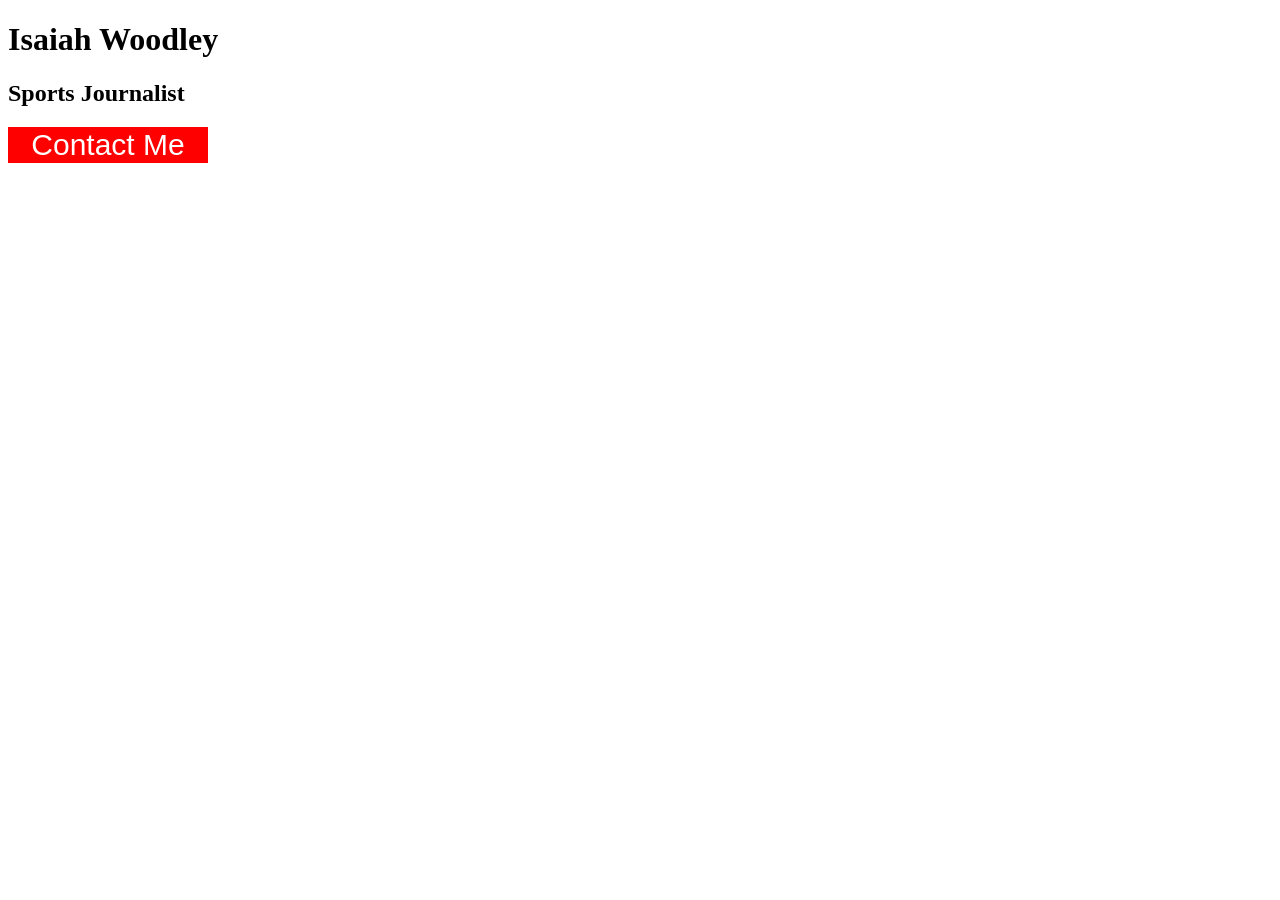
<file: button-assignment/index.html>
<!DOCTYPE html>
<html lang="en">
<head>
    <link href="style.css" rel="stylesheet">
    <title>Isaiah Woodley's Button</title>
</head>
    
<body>
    <h1>Isaiah Woodley</h1>
    <h2>Sports Journalist</h2>
    <button class="red-button">Contact Me</button>
</body>
    
</html>
</file>
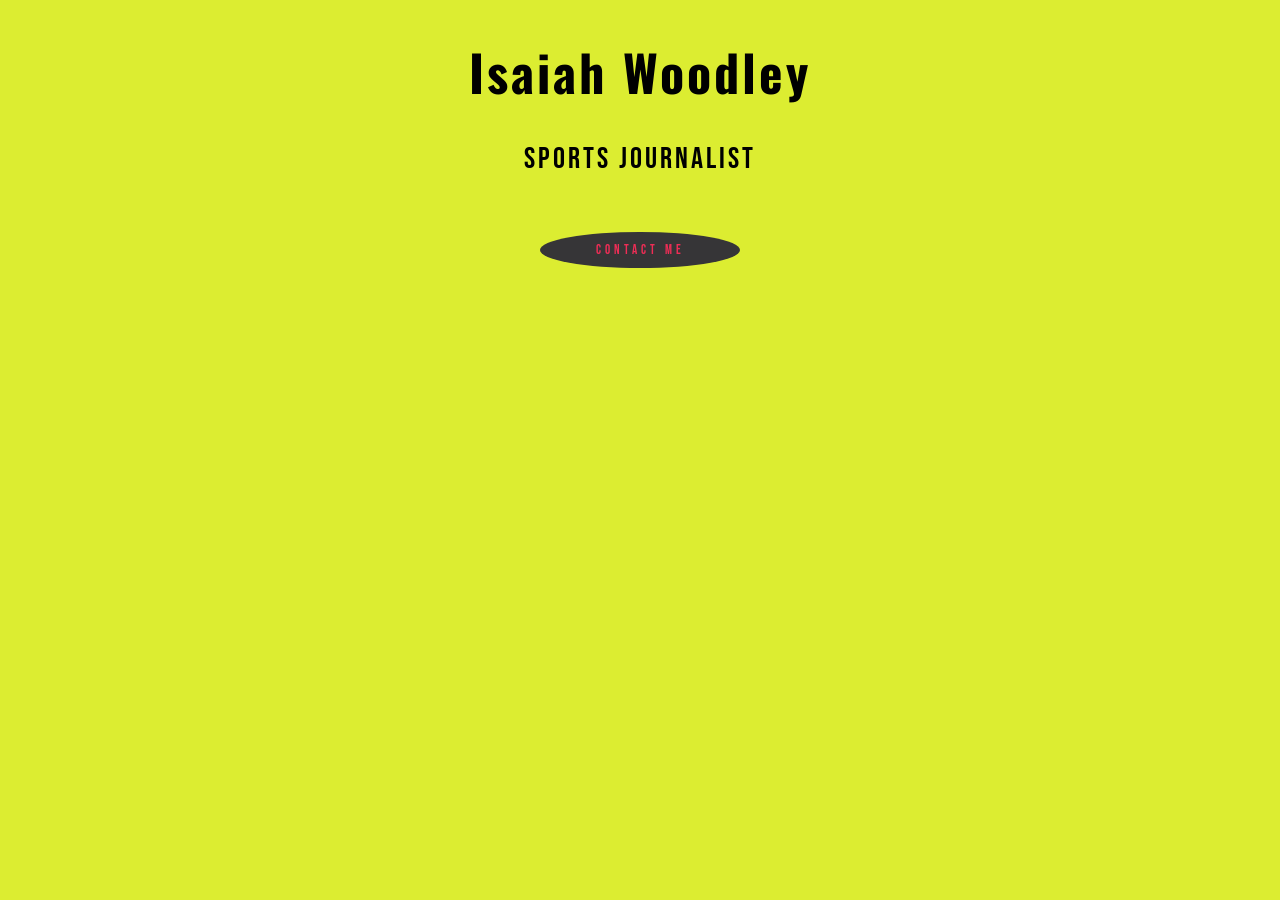
<file: contact-button-assignment/index.html>
<!doctype html>
<html lang="en">
    <head>
        <link rel="preconnect" href="https://fonts.googleapis.com" />
        <link rel="preconnect" href="https://fonts.gstatic.com" crossorigin />
        <link href="https://fonts.googleapis.com/css2?family=Oswald:wght@200..700&display=swap" rel="stylesheet" />
        <link rel="preconnect" href="https://fonts.googleapis.com" />
        <link rel="preconnect" href="https://fonts.gstatic.com" crossorigin />
        <link
            href="https://fonts.googleapis.com/css2?family=Bebas+Neue&family=Oswald:wght@200..700&display=swap"
            rel="stylesheet" />
        <link href="style.css" rel="stylesheet" />
        <title>Isaiah Woodley's Button</title>
    </head>

    <body>
        <h1>Isaiah Woodley</h1>
        <h2>Sports Journalist</h2>
        <button class="button button5">Contact Me</button>
    </body>
</html>
</file>
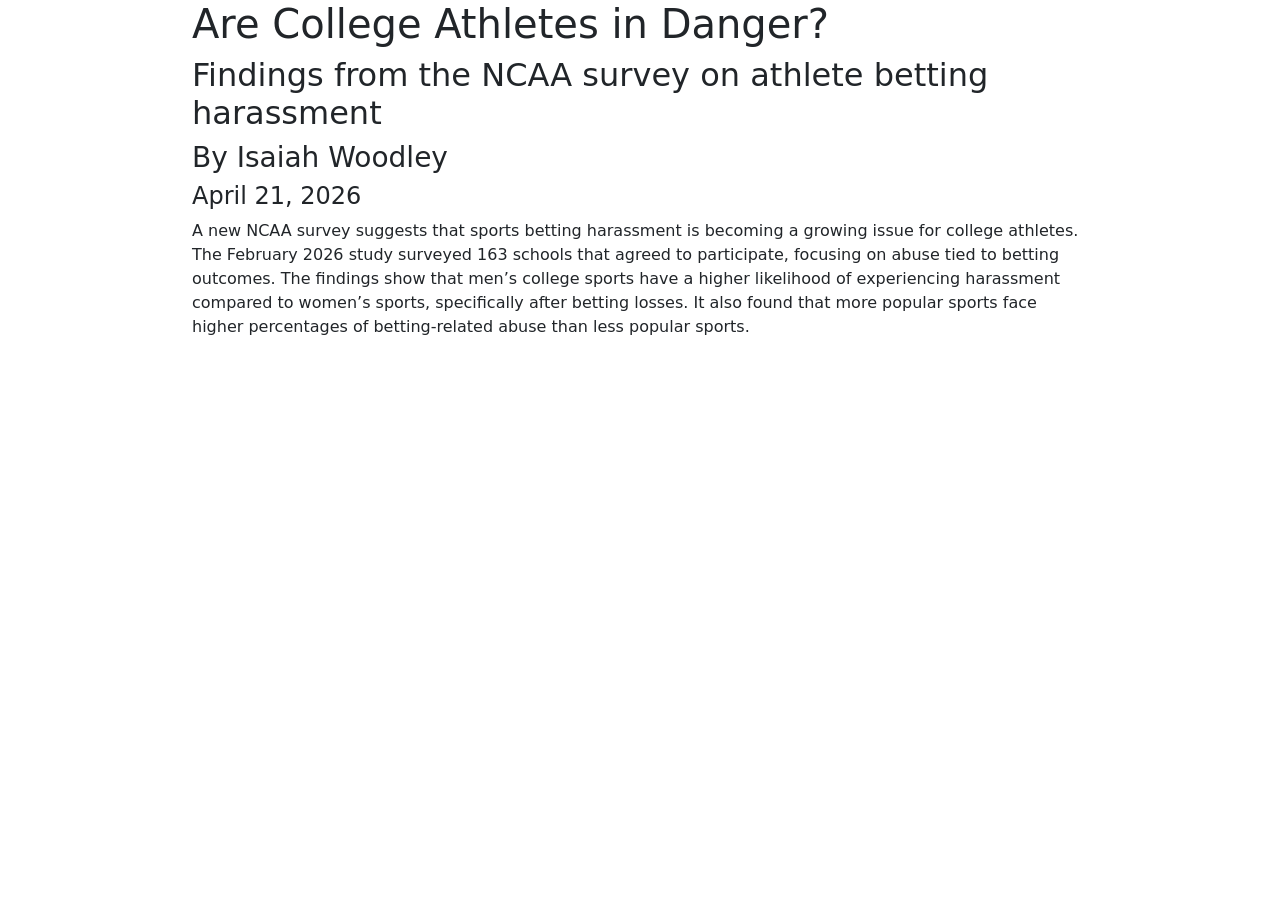
<file: data-viz-project/index.html>
<!doctype html>
<html lang="en">
          <head>
                    <title>Isaiah Woodley's Data Story</title>

                    <meta charset="utf-8" />

                    <meta name="viewport" content="width=device-width, initial-scale=1, shrink-to-fit=no" />

                    <!-- Bootstrap CSS -->

                    <link
                              href="https://cdn.jsdelivr.net/npm/bootstrap@5.3.8/dist/css/bootstrap.min.css"
                              rel="stylesheet"
                              integrity="sha384-sRIl4kxILFvY47J16cr9ZwB07vP4J8+LH7qKQnuqkuIAvNWLzeN8tE5YBujZqJLB"
                              crossorigin="anonymous" />

                    <link href="style.css" rel="stylesheet" />
          </head>

          <body>
                    <div id="article">
                              <h1>Are College Athletes in Danger?</h1>

                              <h2>Findings from the NCAA survey on athlete betting harassment</h2>

                              <h3 id="byline">By Isaiah Woodley</h3>

                              <h4 id="date">April 21, 2026</h4>

                              <p>
                                        A new NCAA survey suggests that sports betting harassment is becoming a growing
                                        issue for college athletes. The February 2026 study surveyed 163 schools that
                                        agreed to participate, focusing on abuse tied to betting outcomes. The findings
                                        show that men’s college sports have a higher likelihood of experiencing
                                        harassment compared to women’s sports, specifically after betting losses. It
                                        also found that more popular sports face higher percentages of betting-related
                                        abuse than less popular sports.
                              </p>

                              <div class="flourish-embed flourish-chart" data-src="visualisation/28603896">
                                        <script src="https://public.flourish.studio/resources/embed.js"></script>
                                        <noscript
                                                  ><img
                                                            src="https://public.flourish.studio/visualisation/28603896/thumbnail"
                                                            width="100%"
                                                            alt="visualization"
                                        /></noscript>
                              </div>

                              <div class="flourish-embed flourish-chart" data-src="visualisation/28604241">
                                        <script src="https://public.flourish.studio/resources/embed.js"></script>
                                        <noscript
                                                  ><img
                                                            src="https://public.flourish.studio/visualisation/28604241/thumbnail"
                                                            width="100%"
                                                            alt="visualization"
                                        /></noscript>
                              </div>
                    </div>
          </body>
</html>
</file>
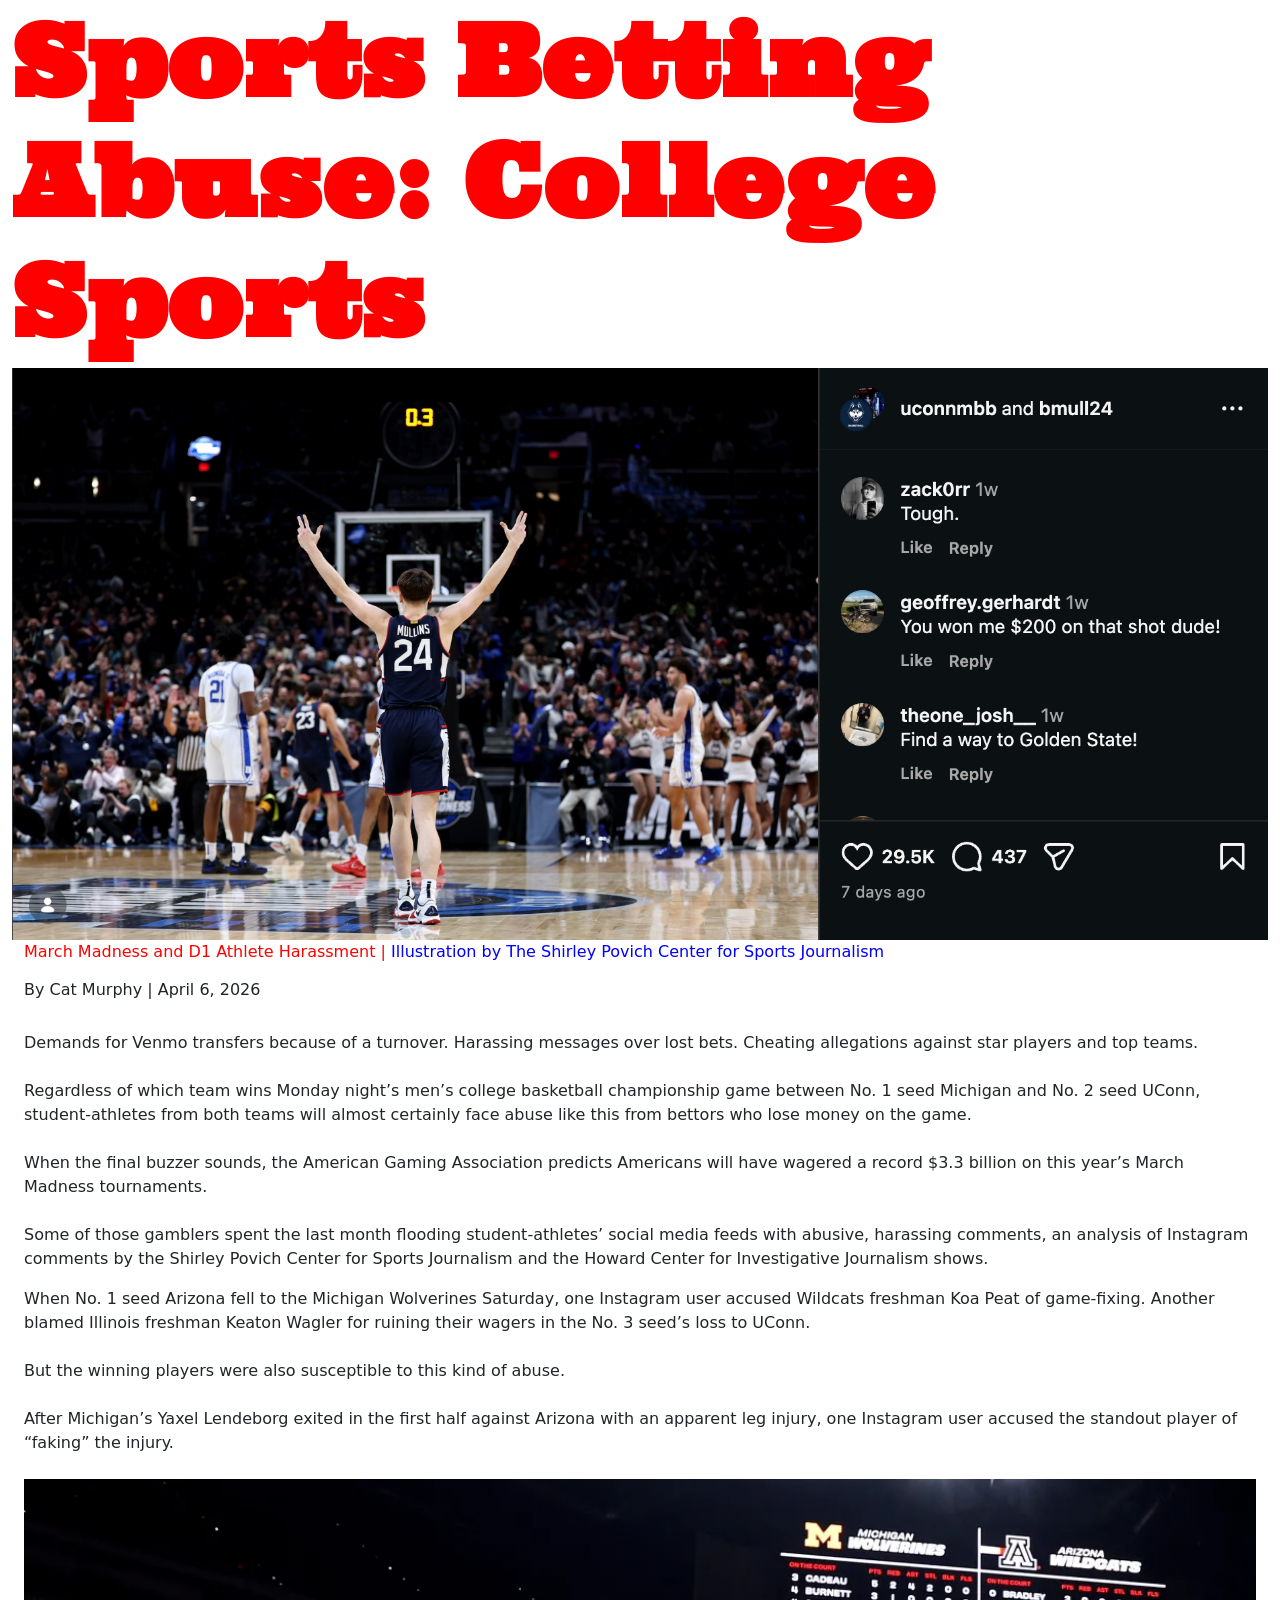
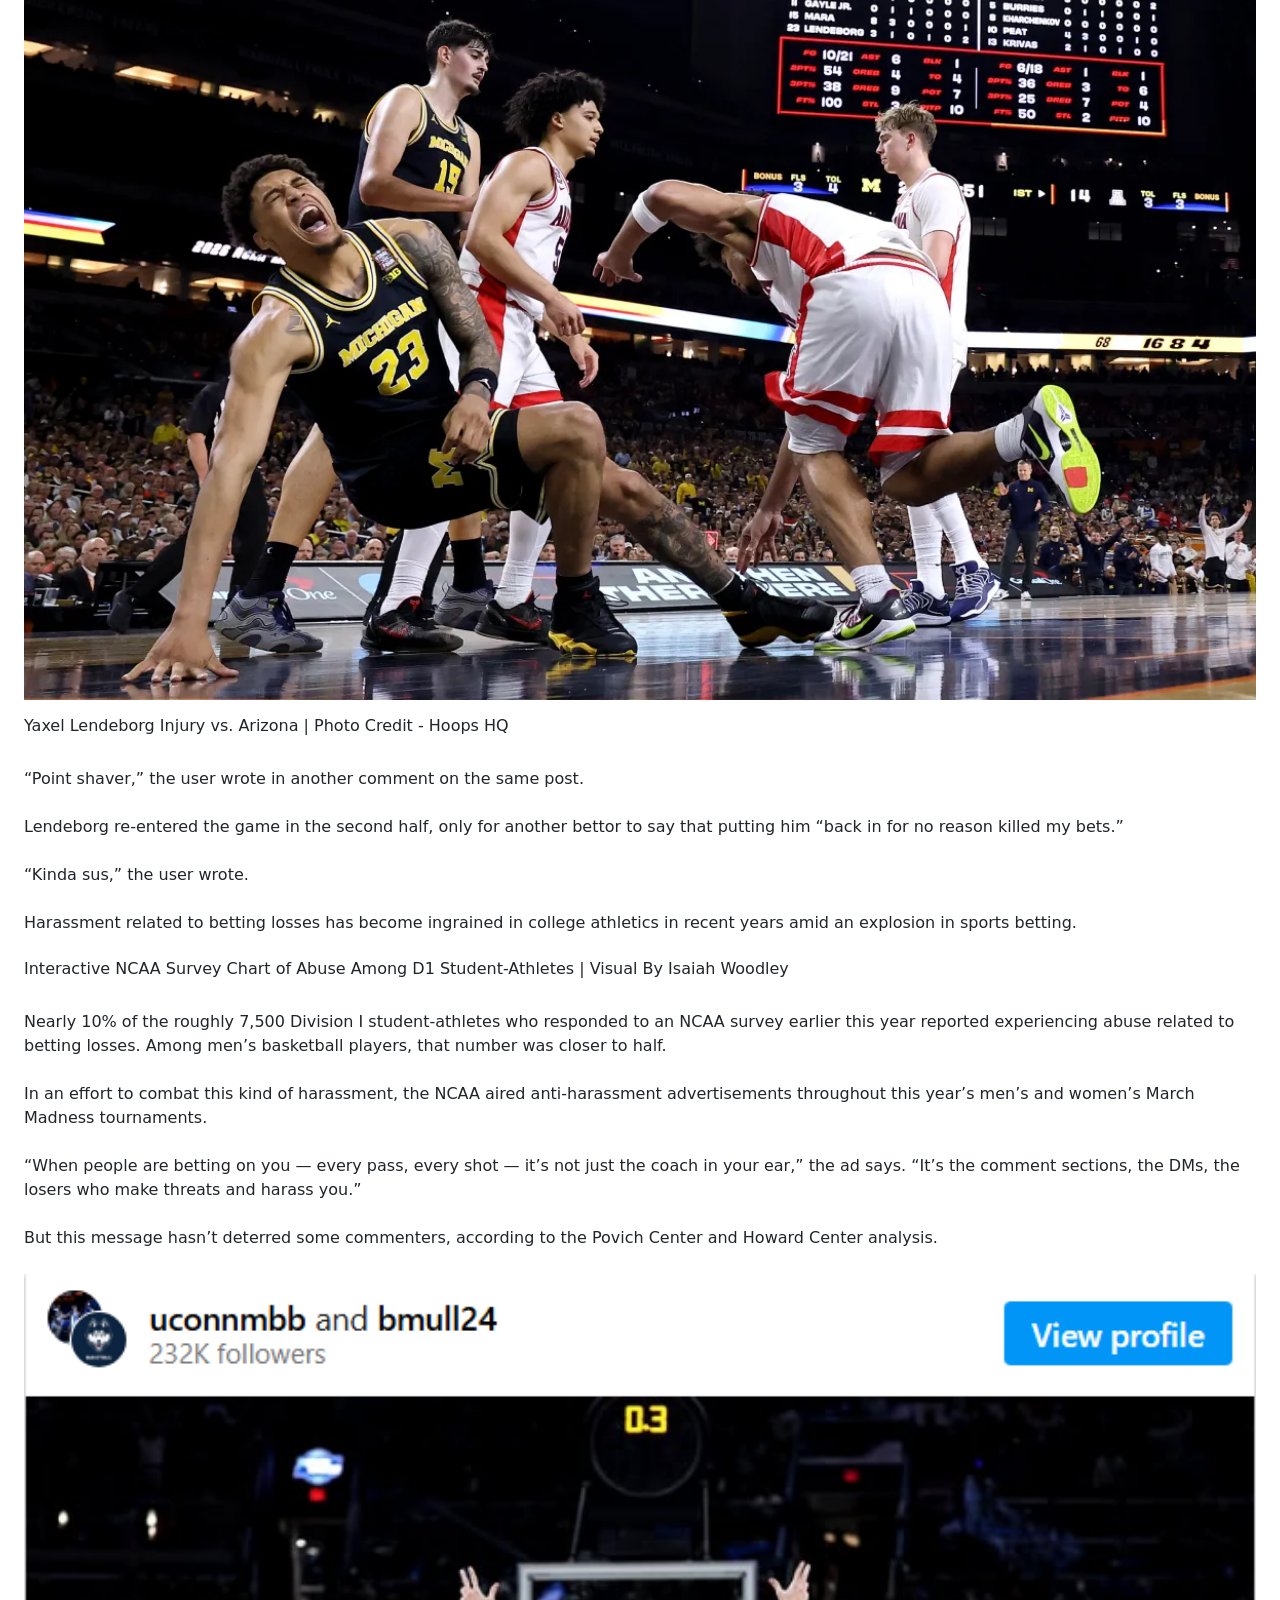
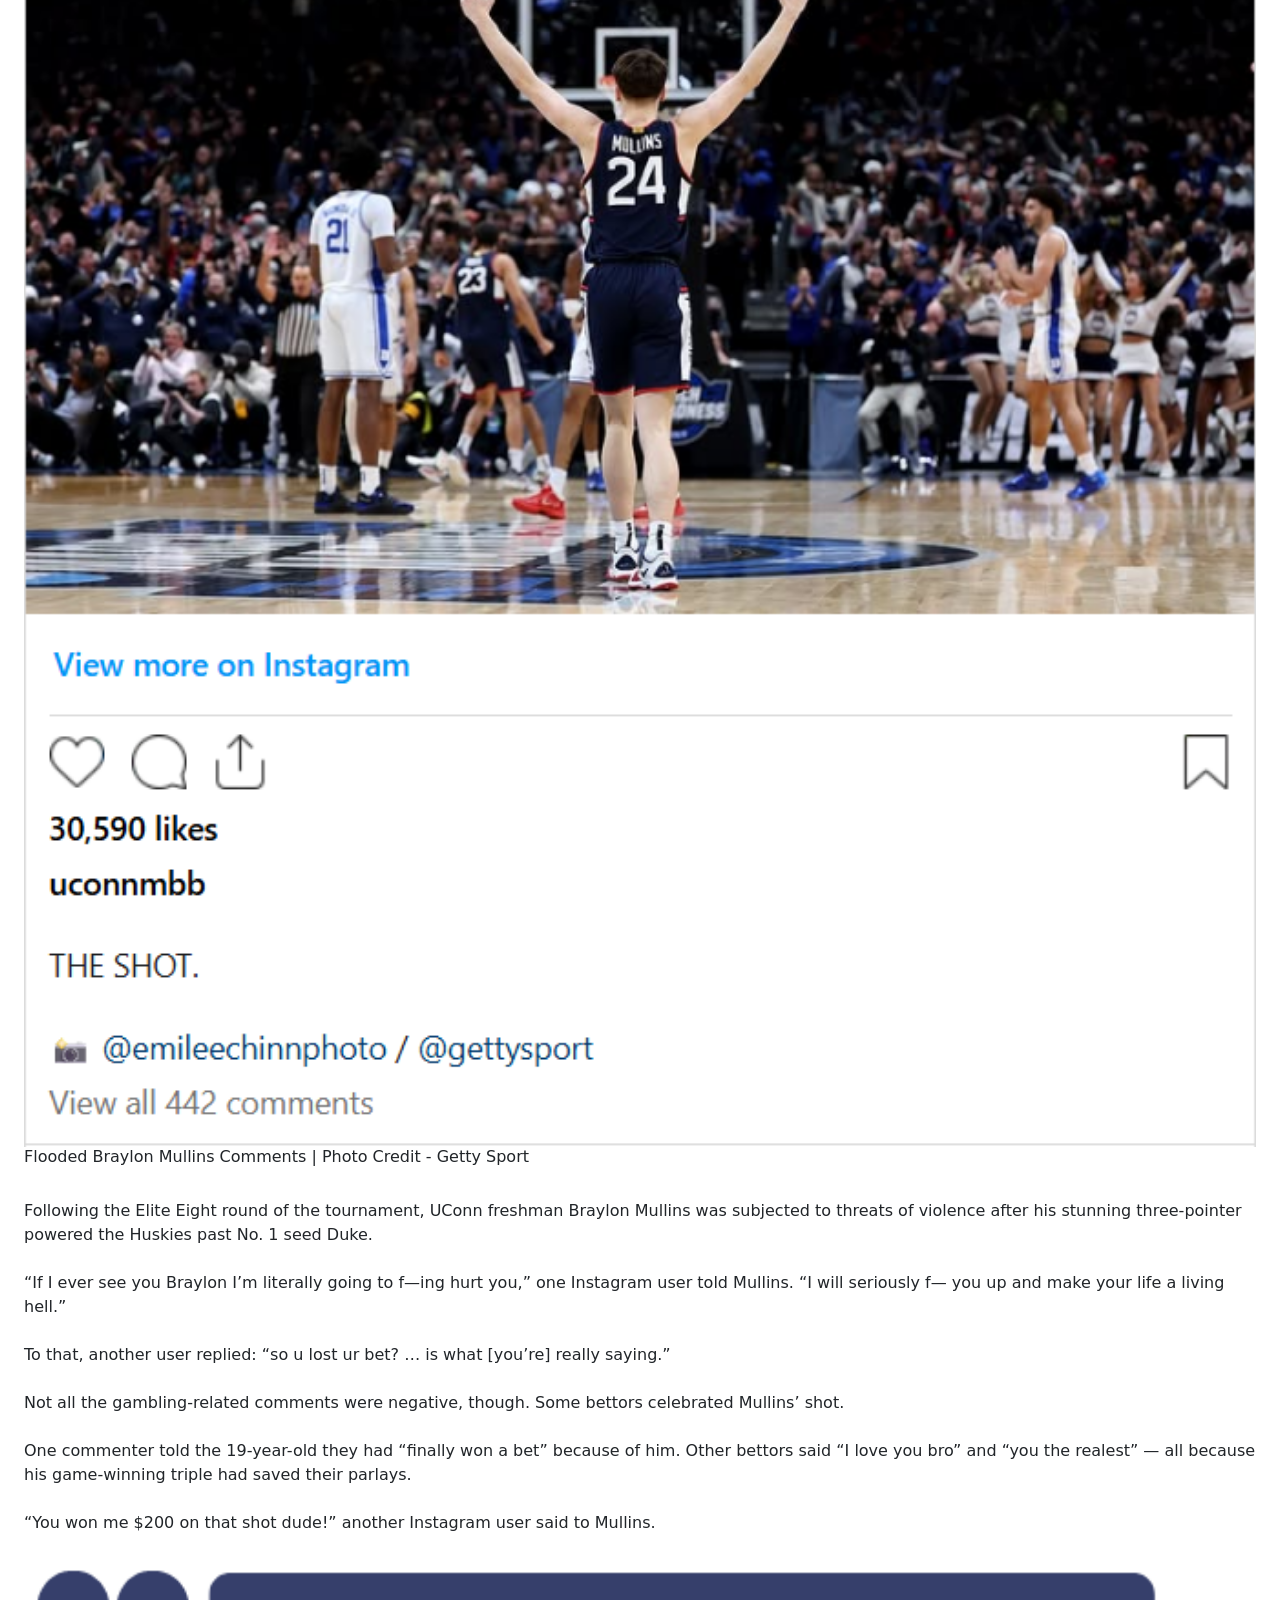
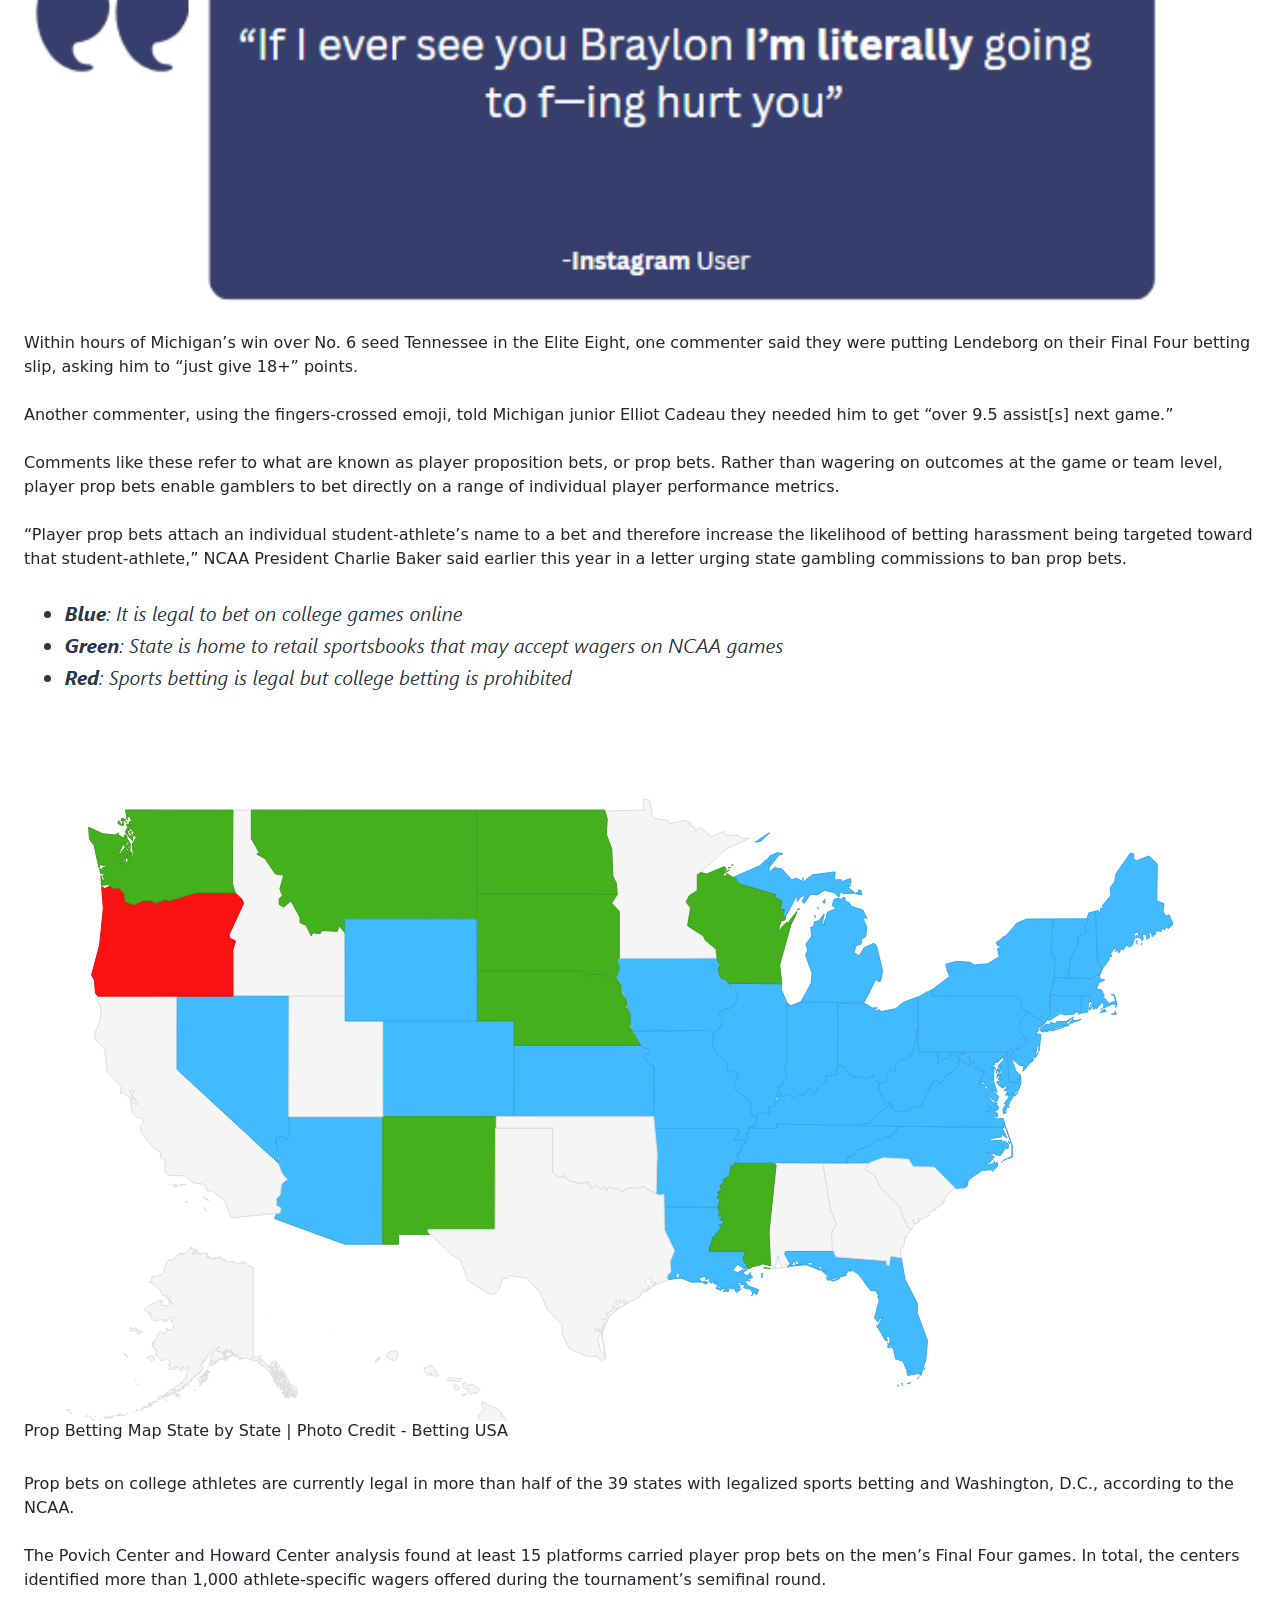
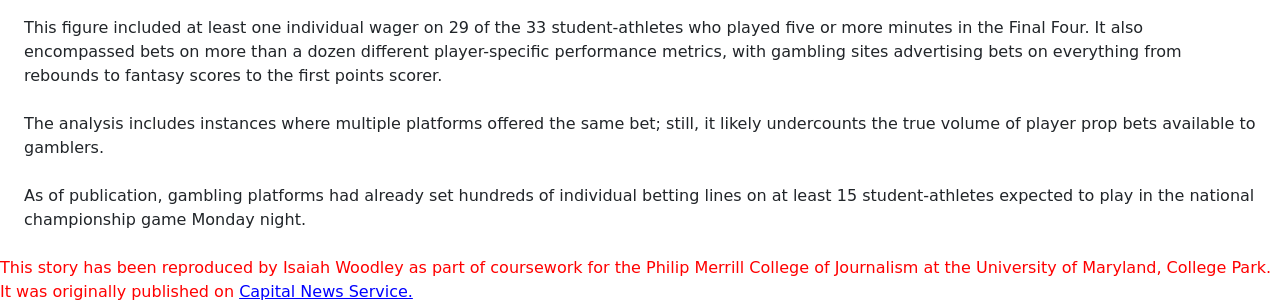
<file: final-project/index.html>
<!doctype html>
<html lang="en">
    <head>
        <title>Isaiah Woodley Final Project</title>

        <meta charset="utf-8" />
        <meta name="viewport" content="width=device-width, initial-scale=1, shrink-to-fit=no" />

        <link
            href="https://cdn.jsdelivr.net/npm/bootstrap@5.3.8/dist/css/bootstrap.min.css"
            rel="stylesheet"
            integrity="sha384-sRIl4kxILFvY47J16cr9ZwB07vP4J8+LH7qKQnuqkuIAvNWLzeN8tE5YBujZqJLB"
            crossorigin="anonymous" />

        <link rel="preconnect" href="https://fonts.googleapis.com" />
        <link rel="preconnect" href="https://fonts.gstatic.com" crossorigin />
        <link href="https://fonts.googleapis.com/css2?family=Ultra&family=Yeseva+One&display=swap" rel="stylesheet" />

        <link href="style.css" rel="stylesheet" />
    </head>

    <body>
        <div class="container-fluid" id="topper">
            <div clas="row">
                <div class="col">
                    <h1>Sports Betting Abuse: College Sports</h1>
                    <div class="col">
                        <img src="Sports-betting%20final%20project%202.png" alt="Sports betting picture" />
                    </div>
                </div>
                <div class="container-fluid" id="content">
                    <div class="row">
                        <div class="col">
                            <p class="caption">
                                March Madness and D1 Athlete Harassment |
                                <span class="credit"
                                    >Illustration by The Shirley Povich Center for Sports Journalism</span>
                            </p>
                            <h6>By Cat Murphy | April 6, 2026</h6>

                            <p>
                                <br />
                                Demands for Venmo transfers because of a turnover. Harassing messages over lost bets.
                                Cheating allegations against star players and top teams.
                                <br />
                                <br />
                                Regardless of which team wins Monday night’s men’s college basketball championship game
                                between No. 1 seed Michigan and No. 2 seed UConn, student-athletes from both teams will
                                almost certainly face abuse like this from bettors who lose money on the game.
                                <br />
                                <br />
                                When the final buzzer sounds, the American Gaming Association predicts Americans will
                                have wagered a record $3.3 billion on this year’s March Madness tournaments.
                                <br />
                                <br />
                                Some of those gamblers spent the last month flooding student-athletes’ social media
                                feeds with abusive, harassing comments, an analysis of Instagram comments by the Shirley
                                Povich Center for Sports Journalism and the Howard Center for Investigative Journalism
                                shows.
                            </p>
                            <p>
                                When No. 1 seed Arizona fell to the Michigan Wolverines Saturday, one Instagram user
                                accused Wildcats freshman Koa Peat of game-fixing. Another blamed Illinois freshman
                                Keaton Wagler for ruining their wagers in the No. 3 seed’s loss to UConn.
                                <br />
                                <br />
                                But the winning players were also susceptible to this kind of abuse.
                                <br />
                                <br />
                                After Michigan’s Yaxel Lendeborg exited in the first half against Arizona with an
                                apparent leg injury, one Instagram user accused the standout player of “faking” the
                                injury.
                                <br />
                                <br />
                                <img src="YAXEL%20INJURY.webp" />
                            </p>

                            <h6>Yaxel Lendeborg Injury vs. Arizona | Photo Credit - Hoops HQ</h6>
                            <br />

                            “Point shaver,” the user wrote in another comment on the same post.
                            <br />
                            <br />
                            Lendeborg re-entered the game in the second half, only for another bettor to say that
                            putting him “back in for no reason killed my bets.”
                            <br />
                            <br />
                            “Kinda sus,” the user wrote.
                            <br />
                            <br />
                            Harassment related to betting losses has become ingrained in college athletics in recent
                            years amid an explosion in sports betting.
                            <br />
                            <br />
                            <div class="flourish-embed flourish-pictogram" data-src="visualisation/28913619">
                                <script src="https://public.flourish.studio/resources/embed.js"></script>
                                <noscript
                                    ><img
                                        src="https://public.flourish.studio/visualisation/28913619/thumbnail"
                                        width="100%"
                                        alt="pictogram visualization"
                                /></noscript>
                            </div>
                            <h6>
                                Interactive NCAA Survey Chart of Abuse Among D1 Student-Athletes | Visual By Isaiah
                                Woodley
                            </h6>
                            <br />
                            Nearly 10% of the roughly 7,500 Division I student-athletes who responded to an NCAA survey
                            earlier this year reported experiencing abuse related to betting losses. Among men’s
                            basketball players, that number was closer to half.
                            <br />
                            <br />
                            In an effort to combat this kind of harassment, the NCAA aired anti-harassment
                            advertisements throughout this year’s men’s and women’s March Madness tournaments.
                            <br />
                            <br />
                            “When people are betting on you — every pass, every shot — it’s not just the coach in your
                            ear,” the ad says. “It’s the comment sections, the DMs, the losers who make threats and
                            harass you.”
                            <br />
                            <br />
                            But this message hasn’t deterred some commenters, according to the Povich Center and Howard
                            Center analysis.
                            <br />
                            <br />
                            <img src="The%20Shot%202.png" />
                            <h6>Flooded Braylon Mullins Comments | Photo Credit - Getty Sport</h6>
                            <br />

                            Following the Elite Eight round of the tournament, UConn freshman Braylon Mullins was
                            subjected to threats of violence after his stunning three-pointer powered the Huskies past
                            No. 1 seed Duke.
                            <br />
                            <br />
                            “If I ever see you Braylon I’m literally going to f—ing hurt you,” one Instagram user told
                            Mullins. “I will seriously f— you up and make your life a living hell.”
                            <br />
                            <br />
                            To that, another user replied: “so u lost ur bet? … is what [you’re] really saying.”
                            <br />
                            <br />
                            Not all the gambling-related comments were negative, though. Some bettors celebrated
                            Mullins’ shot.
                            <br />
                            <br />
                            One commenter told the 19-year-old they had “finally won a bet” because of him. Other
                            bettors said “I love you bro” and “you the realest” — all because his game-winning triple
                            had saved their parlays.
                            <br />
                            <br />
                            “You won me $200 on that shot dude!” another Instagram user said to Mullins.
                            <br />
                            <br />
                            <img src="Pull%20quote.png" />
                            <br />
                            <br />
                            Within hours of Michigan’s win over No. 6 seed Tennessee in the Elite Eight, one commenter
                            said they were putting Lendeborg on their Final Four betting slip, asking him to “just give
                            18+” points.
                            <br />
                            <br />
                            Another commenter, using the fingers-crossed emoji, told Michigan junior Elliot Cadeau they
                            needed him to get “over 9.5 assist[s] next game.”
                            <br />
                            <br />
                            Comments like these refer to what are known as player proposition bets, or prop bets. Rather
                            than wagering on outcomes at the game or team level, player prop bets enable gamblers to bet
                            directly on a range of individual player performance metrics.
                            <br />
                            <br />
                            “Player prop bets attach an individual student-athlete’s name to a bet and therefore
                            increase the likelihood of betting harassment being targeted toward that student-athlete,”
                            NCAA President Charlie Baker said earlier this year in a letter urging state gambling
                            commissions to ban prop bets.
                            <br />
                            <br />
                            <img src="Betting%20Map.png" />
                            <h6>Prop Betting Map State by State | Photo Credit - Betting USA</h6>
                            <br />
                            Prop bets on college athletes are currently legal in more than half of the 39 states with
                            legalized sports betting and Washington, D.C., according to the NCAA.
                            <br />
                            <br />
                            The Povich Center and Howard Center analysis found at least 15 platforms carried player prop
                            bets on the men’s Final Four games. In total, the centers identified more than 1,000
                            athlete-specific wagers offered during the tournament’s semifinal round.
                            <br />
                            <br />
                            This figure included at least one individual wager on 29 of the 33 student-athletes who
                            played five or more minutes in the Final Four. It also encompassed bets on more than a dozen
                            different player-specific performance metrics, with gambling sites advertising bets on
                            everything from rebounds to fantasy scores to the first points scorer.
                            <br />
                            <br />
                            The analysis includes instances where multiple platforms offered the same bet; still, it
                            likely undercounts the true volume of player prop bets available to gamblers.
                            <br />
                            <br />
                            As of publication, gambling platforms had already set hundreds of individual betting lines
                            on at least 15 student-athletes expected to play in the national championship game Monday
                            night.
                        </div>
                    </div>
                </div>
            </div>
        </div>
        <br />
        <footer>
            This story has been reproduced by Isaiah Woodley as part of coursework for the Philip Merrill College of
            Journalism at the University of Maryland, College Park. It was originally published on
            <a href="https://cnsmaryland.org/2026/04/06/march-madness-is-almost-over-abuse-from-bettors-likely-isnt/"
                >Capital News Service.</a>
        </footer>
    </body>
</html>
</file>
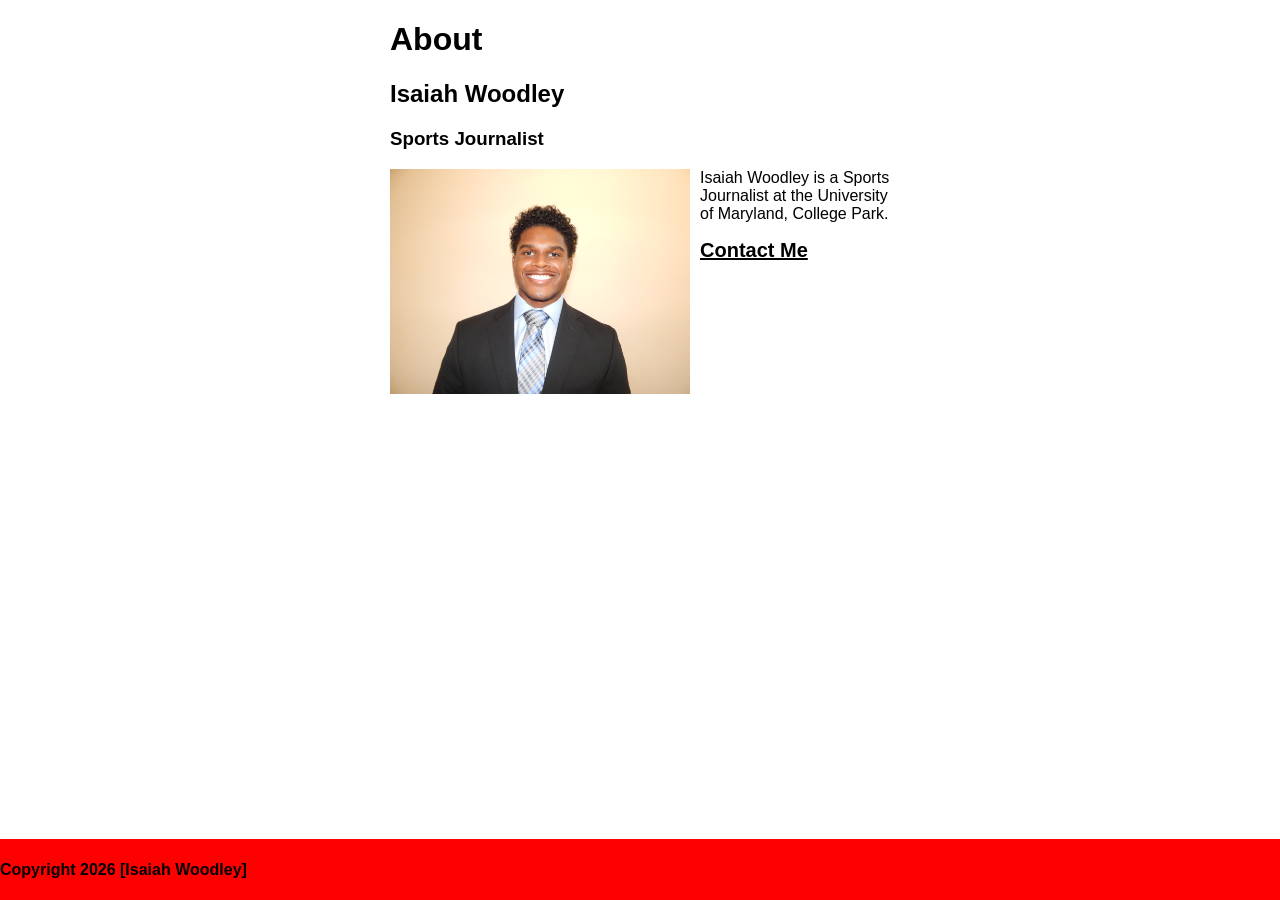
<file: midterm-prep/index.html>
<!doctype html>

<html lang="en">
    <head>
        <meta charset="utf-8" />
        <meta name="viewport" content="width=device-width, initial-scale=1, shrink-to-fit=no" />
        <title>Isaiah Woodley Midterm Prep</title>
        <link rel="stylesheet" href="style.css" />
    </head>

    <body>
        <div id="info">
            <h1>About</h1>
            <h2>Isaiah Woodley</h2>
            <h3>Sports Journalist</h3>
            <img src="I.%20Woodley's%20Pro%20Headshot.JPG" alt="Isaiah's Headshot" id="headshot" />
            <p>Isaiah Woodley is a Sports Journalist at the University of Maryland, College Park.</p>
            <div id="contact">
                <a href="mailto:iwoodley@terpmail.umd.edu">Contact Me</a>
            </div>
            <div id="footer">
                <h4>Copyright 2026 [Isaiah Woodley]</h4>
            </div>
        </div>
    </body>
</html>
</file>
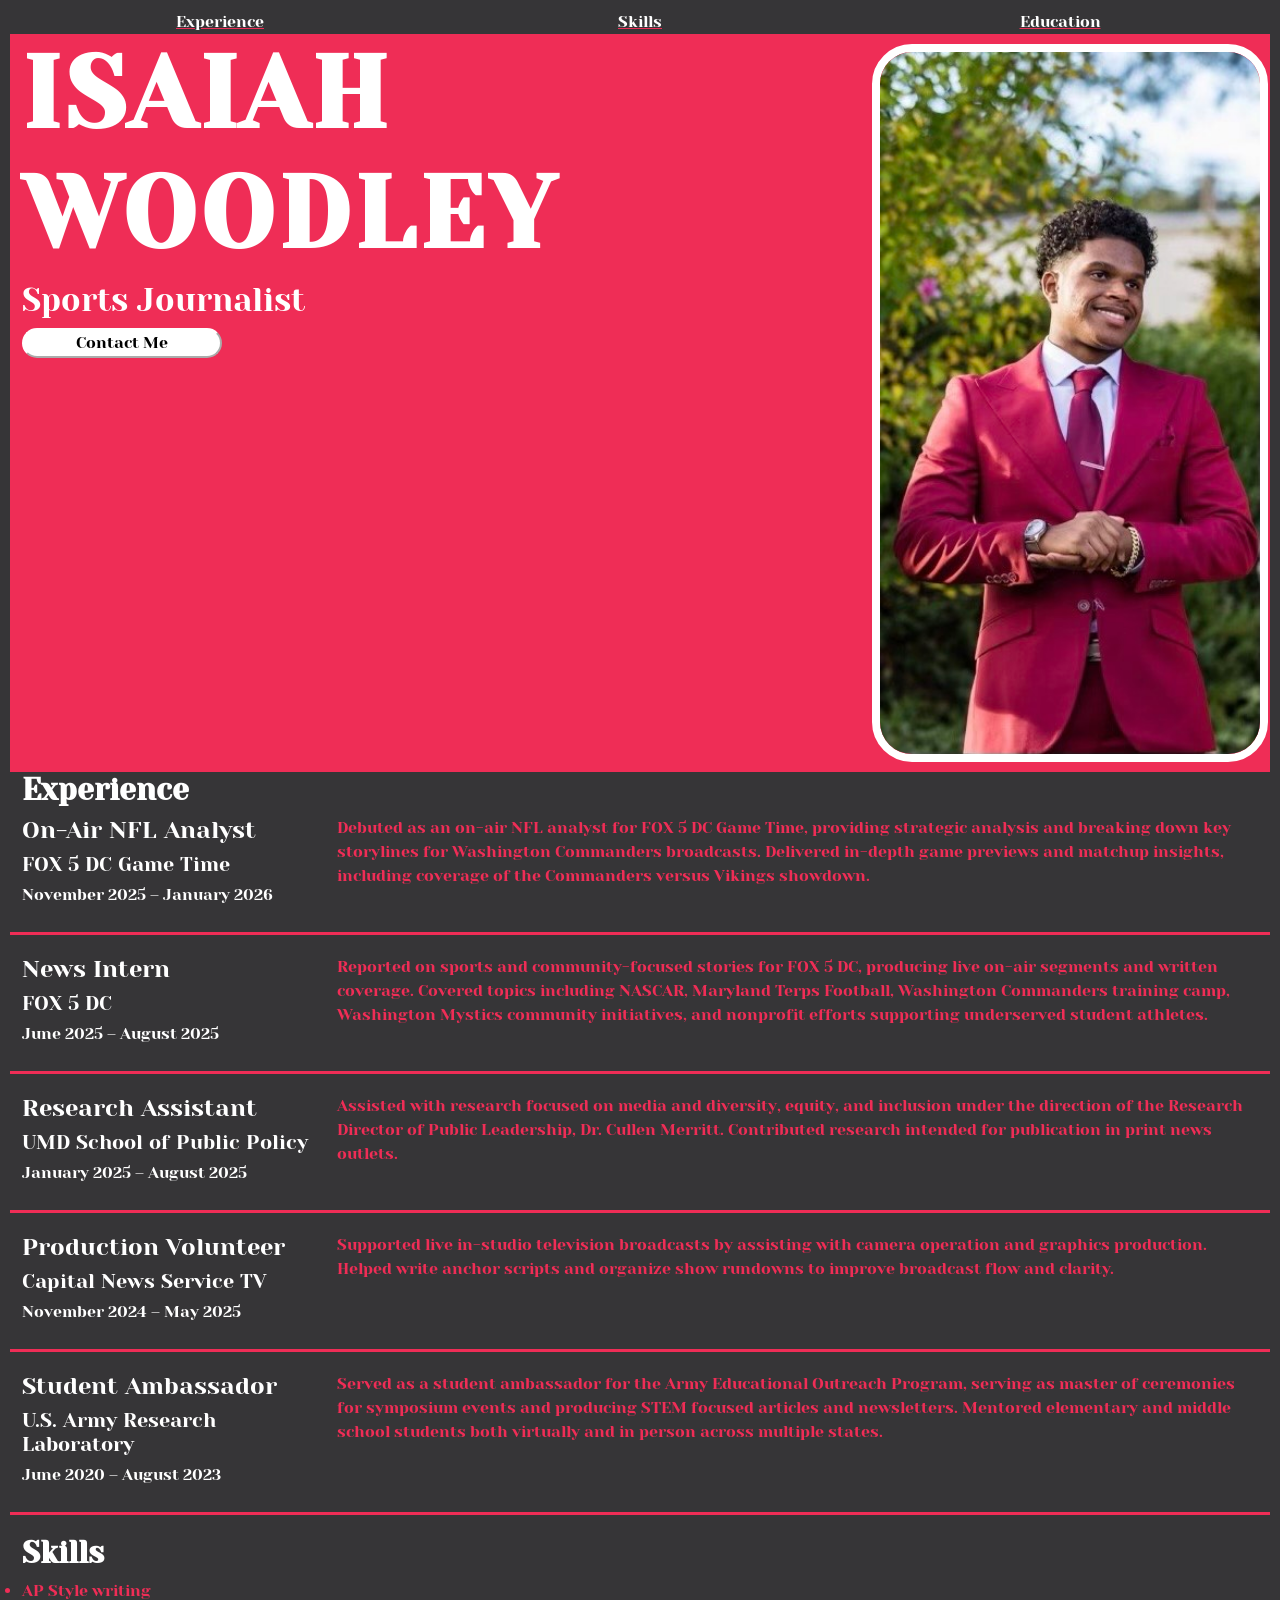
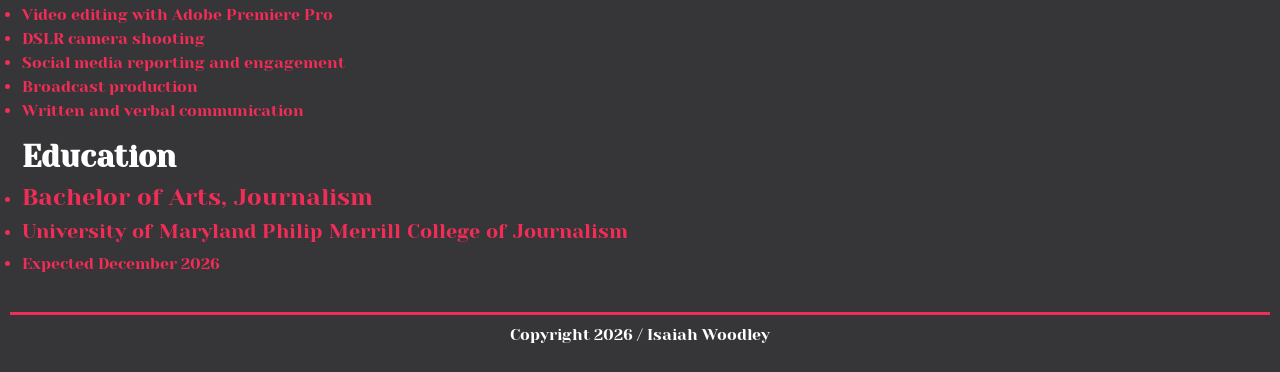
<file: online-portfolio/index.html>
<!doctype html>
<html lang="en">
    <head>
        <meta charset="UTF-8" />
        <meta name="viewport" content="width=device-width, initial-scale=1" />

        <title>Isaiah Woodley's Portfolio</title>

        <link
            href="https://cdn.jsdelivr.net/npm/bootstrap@5.3.8/dist/css/bootstrap.min.css"
            rel="stylesheet"
            integrity="sha384-sRIl4kxILFvY47J16cr9ZwB07vP4J8+LH7qKQnuqkuIAvNWLzeN8tE5YBujZqJLB"
            crossorigin="anonymous" />

        <link rel="preconnect" href="https://fonts.googleapis.com" />
        <link rel="preconnect" href="https://fonts.gstatic.com" crossorigin />
        <link
            href="https://fonts.googleapis.com/css2?family=Luckiest+Guy&family=Yeseva+One&display=swap"
            rel="stylesheet" />

        <link href="style.css" rel="stylesheet" />
    </head>

    <body>
        <div class="container-fluid" id="navigation">
            <div class="row">
                <div class="col-sm-4">
                    <p class="nav"><a href="#experience">Experience</a></p>
                </div>
                <div class="col-sm-4">
                    <p class="nav"><a href="#skills">Skills</a></p>
                </div>
                <div class="col-sm-4">
                    <p class="nav"><a href="#education">Education</a></p>
                </div>
            </div>
        </div>
        <div class="container-fluid" id="topper">
            <div class="row">
                <div class="col-sm-8">
                    <h1>Isaiah <span class="lastname">Woodley</span></h1>
                    <h2>Sports Journalist</h2>
                    <button id="button" onclick="window.open('mailto:iwoodley@terpmail.umd.edu')">Contact Me</button>
                </div>
                <div class="col-sm-4 fullwidth">
                    <img src="I.%20Woodley's%20Professional%20Photo%20(Red).jpeg" id="headshot" />
                </div>
            </div>
        </div>

        <div class="container-fluid">
            <div class="row">
                <div class="col"><h3 id="experience">Experience</h3></div>
            </div>
            <div class="row job">
                <div class="col-sm-3">
                    <h4>On-Air NFL Analyst</h4>
                    <h5>FOX 5 DC Game Time</h5>
                    <h6>November 2025 – January 2026</h6>
                </div>
                <div class="col-sm-9">
                    <p>
                        Debuted as an on-air NFL analyst for FOX 5 DC Game Time, providing strategic analysis and
                        breaking down key storylines for Washington Commanders broadcasts. Delivered in-depth game
                        previews and matchup insights, including coverage of the Commanders versus Vikings showdown.
                    </p>
                </div>
            </div>
            <div class="row job">
                <div class="col-sm-3">
                    <h4>News Intern</h4>
                    <h5>FOX 5 DC</h5>
                    <h6>June 2025 – August 2025</h6>
                </div>
                <div class="col-sm-9">
                    <p>
                        Reported on sports and community-focused stories for FOX 5 DC, producing live on-air segments
                        and written coverage. Covered topics including NASCAR, Maryland Terps Football, Washington
                        Commanders training camp, Washington Mystics community initiatives, and nonprofit efforts
                        supporting underserved student athletes.
                    </p>
                </div>
            </div>
            <div class="row job">
                <div class="col-sm-3">
                    <h4>Research Assistant</h4>
                    <h5>UMD School of Public Policy</h5>
                    <h6>January 2025 – August 2025</h6>
                </div>
                <div class="col-sm-9">
                    <p>
                        Assisted with research focused on media and diversity, equity, and inclusion under the direction
                        of the Research Director of Public Leadership, Dr. Cullen Merritt. Contributed research intended
                        for publication in print news outlets.
                    </p>
                </div>
            </div>
            <div class="row job">
                <div class="col-sm-3">
                    <h4>Production Volunteer</h4>
                    <h5>Capital News Service TV</h5>
                    <h6>November 2024 – May 2025</h6>
                </div>
                <div class="col-sm-9">
                    <p>
                        Supported live in-studio television broadcasts by assisting with camera operation and graphics
                        production. Helped write anchor scripts and organize show rundowns to improve broadcast flow and
                        clarity.
                    </p>
                </div>
            </div>
            <div class="row job">
                <div class="col-sm-3">
                    <h4>Student Ambassador</h4>
                    <h5>U.S. Army Research Laboratory</h5>
                    <h6>June 2020 – August 2023</h6>
                </div>
                <div class="col-sm-9">
                    <p>
                        Served as a student ambassador for the Army Educational Outreach Program, serving as master of
                        ceremonies for symposium events and producing STEM focused articles and newsletters. Mentored
                        elementary and middle school students both virtually and in person across multiple states.
                    </p>
                </div>
            </div>
            <div class="row">
                <div class="col"><h3 id="skills">Skills</h3></div>
                <ul>
                    <li>AP Style writing</li>
                    <li>Video editing with Adobe Premiere Pro</li>
                    <li>DSLR camera shooting</li>
                    <li>Social media reporting and engagement</li>
                    <li>Broadcast production</li>
                    <li>Written and verbal communication</li>
                </ul>
            </div>
            <div class="row">
                <div class="col"><h3 id="education">Education</h3></div>
                <ul>
                    <li><h4>Bachelor of Arts, Journalism</h4></li>
                    <li><h5>University of Maryland Philip Merrill College of Journalism</h5></li>
                    <li>Expected December 2026</li>
                </ul>
            </div>
        </div>
        <footer class="site-footer">
            <h6>Copyright 2026 / Isaiah Woodley</h6>
        </footer>
    </body>
</html>
</file>
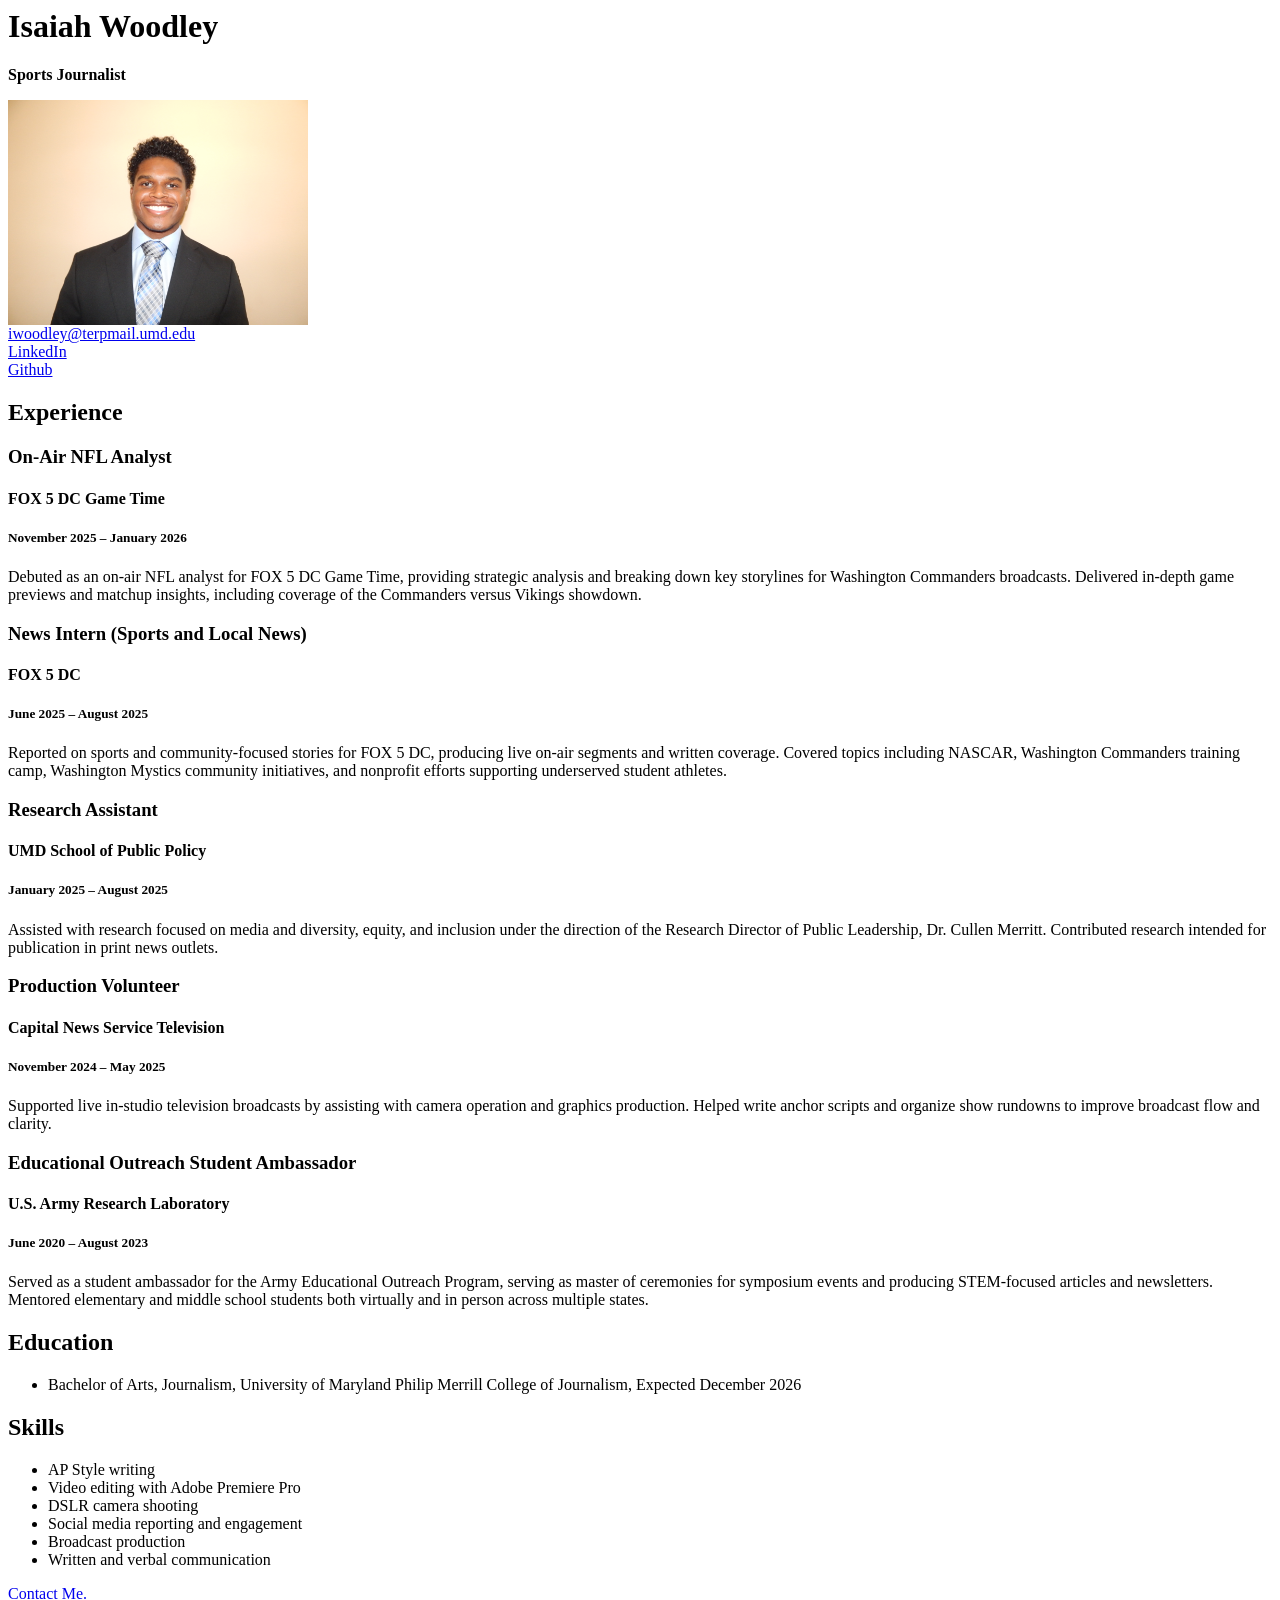
<file: resume.html>
<html>
  <head>
    <title>Isaiah Woodley Resume</title>
  </head>
  <body>
    <!--I built this myself!-->
    <h1>Isaiah Woodley</h1>
    <p><strong>Sports Journalist</strong></p>
    <img src="I.%20Woodley's%20Pro%20Headshot.JPG" alt="A photo of me." width="300" />
    <div id="contact">
      <a href="mailto:iwoodley@terpmail.umd.edu">iwoodley@terpmail.umd.edu</a>
      <br />
      <a href="https://www.linkedin.com/in/isaiah-woodley-538675291/" target="_blank">LinkedIn</a>
      <br />
      <a href="https://github.com/iwoodley-git/-Isaiah-Woodley-Jour352" target="_blank">Github</a>
    </div>

    <h2>Experience</h2>
    <h3>On-Air NFL Analyst</h3>
    <h4>FOX 5 DC Game Time</h4>
    <h5>November 2025 – January 2026</h5>
    <p>
      Debuted as an on-air NFL analyst for FOX 5 DC Game Time, providing strategic analysis and breaking down key
      storylines for Washington Commanders broadcasts. Delivered in-depth game previews and matchup insights, including
      coverage of the Commanders versus Vikings showdown.
    </p>

    <h3>News Intern (Sports and Local News)</h3>
    <h4>FOX 5 DC</h4>
    <h5>June 2025 – August 2025</h5>
    <p>
      Reported on sports and community-focused stories for FOX 5 DC, producing live on-air segments and written
      coverage. Covered topics including NASCAR, Washington Commanders training camp, Washington Mystics community
      initiatives, and nonprofit efforts supporting underserved student athletes.
    </p>
    <h3>Research Assistant</h3>
    <h4>UMD School of Public Policy</h4>
    <h5>January 2025 – August 2025</h5>
    <p>
      Assisted with research focused on media and diversity, equity, and inclusion under the direction of the Research
      Director of Public Leadership, Dr. Cullen Merritt. Contributed research intended for publication in print news
      outlets.
    </p>

    <h3>Production Volunteer</h3>
    <h4>Capital News Service Television</h4>
    <h5>November 2024 – May 2025</h5>
    <p>
      Supported live in-studio television broadcasts by assisting with camera operation and graphics production. Helped
      write anchor scripts and organize show rundowns to improve broadcast flow and clarity.
    </p>
    <h3>Educational Outreach Student Ambassador</h3>
    <h4>U.S. Army Research Laboratory</h4>
    <h5>June 2020 – August 2023</h5>
    <p>
      Served as a student ambassador for the Army Educational Outreach Program, serving as master of ceremonies for
      symposium events and producing STEM-focused articles and newsletters. Mentored elementary and middle school
      students both virtually and in person across multiple states.
    </p>

    <h2>Education</h2>
    <ul>
      <li>
        Bachelor of Arts, Journalism, University of Maryland Philip Merrill College of Journalism, Expected December
        2026
      </li>
    </ul>

    <h2>Skills</h2>
    <ul>
      <li>AP Style writing</li>
      <li>Video editing with Adobe Premiere Pro</li>
      <li>DSLR camera shooting</li>
      <li>Social media reporting and engagement</li>
      <li>Broadcast production</li>
      <li>Written and verbal communication</li>
    </ul>
    <p><a href="#contact">Contact Me.</a></p>
  </body>
</html>
</file>
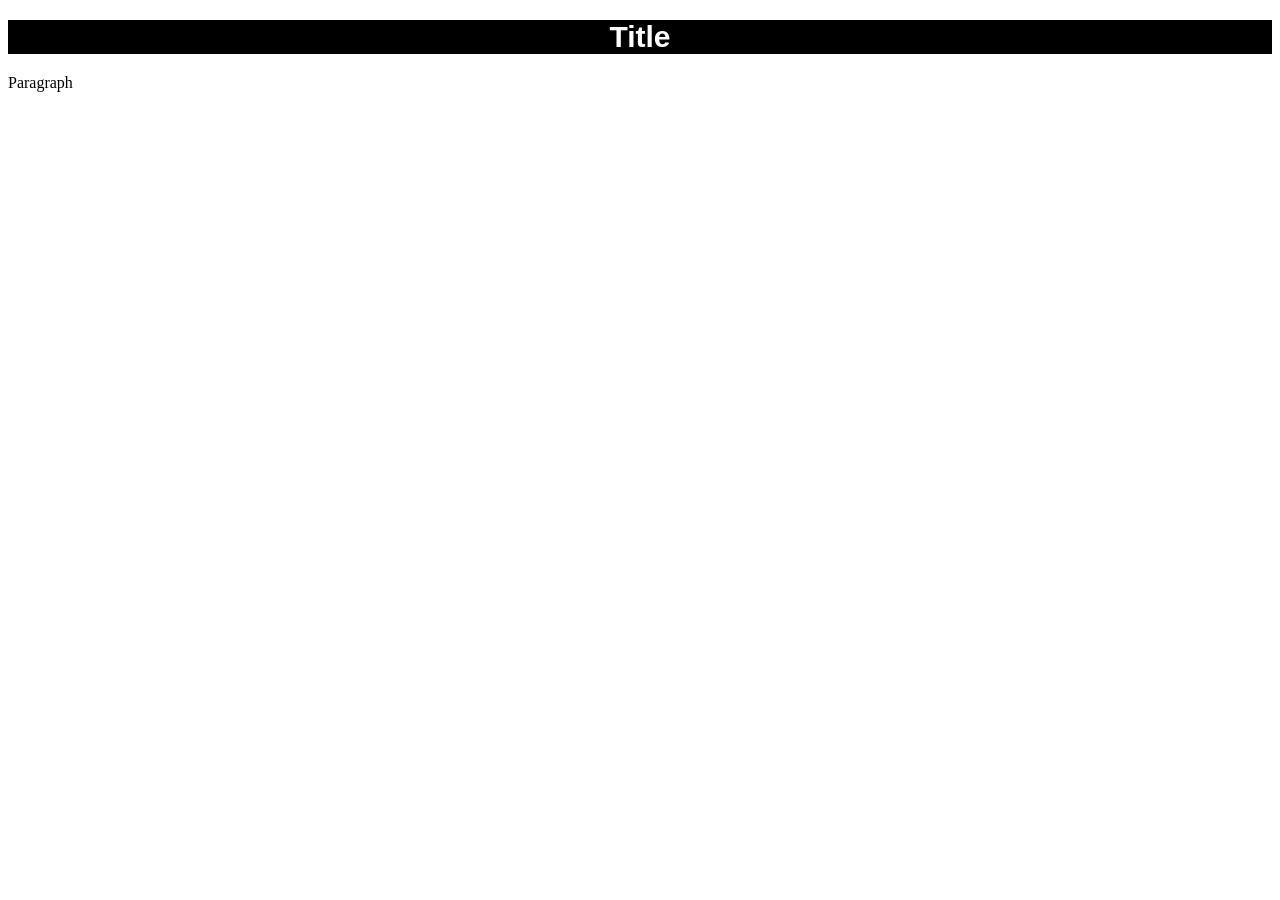
<file: styled-text.html>
<!DOCTYPE html>
<html lang="en">
<head>
    <title>Stytled Text</title>
</head>
    
<body>
    <h1 style="background-color: black;color:white;font-family: Arial;font-size: 30px;text-align: center;">
        Title
    </h1>
    
    <p>Paragraph</p>
</body>
    
</html>
</file>
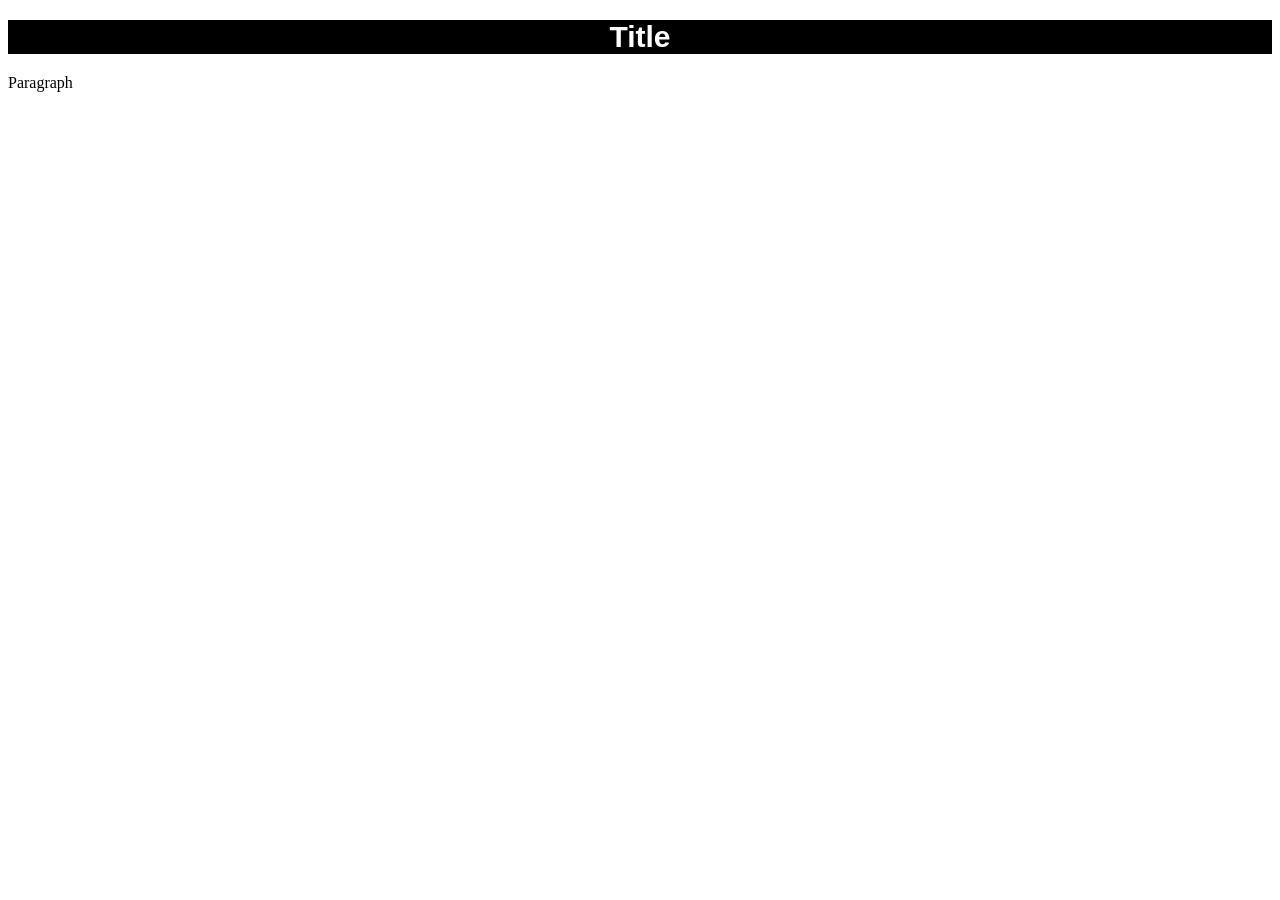
<file: styling-assignment/styled-text.html>
<!DOCTYPE html>
<html lang="en">
<head>
    <title>Stytled Text</title>
    <link href="style.css" rel="stylesheet">
</head>
    
<body>
    <h1>
        Title
    </h1>
    
    <p>Paragraph</p>
</body>
    
</html>
</file>
<file: button-assignment/style.css>
.red-button {
     background-color: red;
     color: white;
    font-size: 30px;
    Border: none;
    Width: 200px;
}
</file>
<file: contact-button-assignment/style.css>
/*
MY COLOR PALETTE
Black - #363537
Green - #0CCE6B
Yellow - #DCED31
Red - #EF2D56
Orange - #ED7D3A
*/

body {
    background-color: #dced31;
    text-align: center;
}

button {
    background-color: #363537;
    color: #ef2d56;
    font-family: "Bebas Neue", sans-serif;
    text-transform: uppercase;
    letter-spacing: 4px;
    width: 200px;
    padding: 10px;
    margin-top: 30px;
    border: none;
}

button:hover {
    background-color: #ed7d3a;
}

.button5 {
    border-radius: 50%;
}

h1 {
    font-family: "Oswald", sans-serif;
    font-size: 50px;
    font-weight: 2000;
    text-transform: capitalize;
    letter-spacing: 3px;
}

h2 {
    font-family: "Bebas Neue", sans-serif;
    font-size: 30px;
    font-weight: 100;
    text-transform: capitalize;
    letter-spacing: 3px;
}
</file>
<file: data-viz-project/style.css>
#article{
    width: 70%;
    margin: auto;
}
</file>
<file: final-project/style.css>
/* Colors
 Green: #7ba445
Black: #000000
Grey: #d9d9d9
White: #ffffff
 */

@media screen {
    h1 {
        font-family: "Ultra", serif;
        font-weight: 700;
        letter-spacing: 1px;
        font-size: 30px;
        color: red;
    }
    footer {
        color: red;
    }
    a {
        color: blue;
    }

    img {
        width: 100%;
    }

    .caption {
        color: red;
    }

    .credit {
        color: blue;
    }
}

@media (min-width: 576px) {
    h1 {
        font-size: 100px;
    }
}
</file>
<file: midterm-prep/style.css>
@media screen{


#headshot{
    width:300px;
    float:none;
    margin-right:10px;
}

body{
    font-family: Arial, sans-serif;
}

#contact a {
    font-weight:bold;
    color:black;
    font-size: 20px;
}

#contact a:hover{
    color:red;
}
/*This is number 4*/
#info{
    width:500px;
    margin:auto;
}
    #footer{
        position:fixed;
        bottom:0px;
        background-color: red;
        width:100%;
        left:0px;
    } 
}

@media (min-width:576px) {
    #headshot{
    width:300px;
    float:left;
    margin-right:10px;
}
    
}
</file>
<file: online-portfolio/style.css>
/*Color Pallette
 Black - #363537
Green - #0CCE6B
Yellow - #DCED31
Red - #EF2D56
Orange - #ED7D3A */

@media screen {
    #topper {
        background-color: #ef2d56;
    }

    #headshot {
        width: 100%;
        border-radius: 40px;
        border: 8px solid white;
        margin: 10px;
    }
    .fullwidth {
        padding: px;
    }
    #experience {
        color: white;
        font-size: 30px;
    }

    #skills {
        color: white;
        font-size: 30px;
    }
    #education {
        color: white;
        font-size: 30px;
    }
    body {
        margin: 10px;
    }
    h1 {
        font-family: "Yeseva One", serif;
        letter-spacing: 4px;
        font-weight: bold;
        text-transform: uppercase;
        padding: 10px px px 20px;
        font-size: 50px;
        color: white;
    }

    h2 {
        font-family: "Yeseva One", serif;
        color: white;
    }

    h3 {
        font-family: "Yeseva One", serif;
        font-weight: bold;
        color: white;
    }
    h6 {
        color: white;
    }
    ul {
        color: #ef2d56;
        font-family: "Yeseva One", serif;
    }

    #button {
        border-radius: 40px;
        font-family: "Yeseva One", serif;
        background-color: white;
        border-color: white;
    }
    p {
        color: #ef2d56;
    }

    .job {
        margin-bottom: 20px;
        padding-bottom: 20px;
        border-bottom: 3px solid #ef2d56;
        color: white;
        font-family: "Yeseva One", serif;
    }
    body {
        background-color: #363537;
    }
    .site-footer {
        text-align: center;
        padding: 10px 0;
        margin-top: 20px;
        font-size: 14px;
        font-family: "Yeseva One", serif;
        color: white;
        border-top: 3px solid #ef2d56;
    }
    .nav {
        justify-content: center;
    }
    .nav a {
        color: white;
        text-decoration-color: #ef2d56;
        font-family: "Yeseva One", serif;
    }
    .nav a:hover {
        font-weight: bold;
        border-bottom: 1px solid #363537;
    }
}

@media (min-width: 576px) {
    h1 {
        font-size: 80px;
    }

    button {
        width: 200px;
    }
}

@media (min-width: 768px) {
    h1 {
        font-size: 100px;
    }
}
</file>
<file: styling-assignment/style.css>
h1 {
    background-color: black;
    color: white;
    font-family: Arial;
    font-size: 30px;
    text-align: center;
}
</file>
